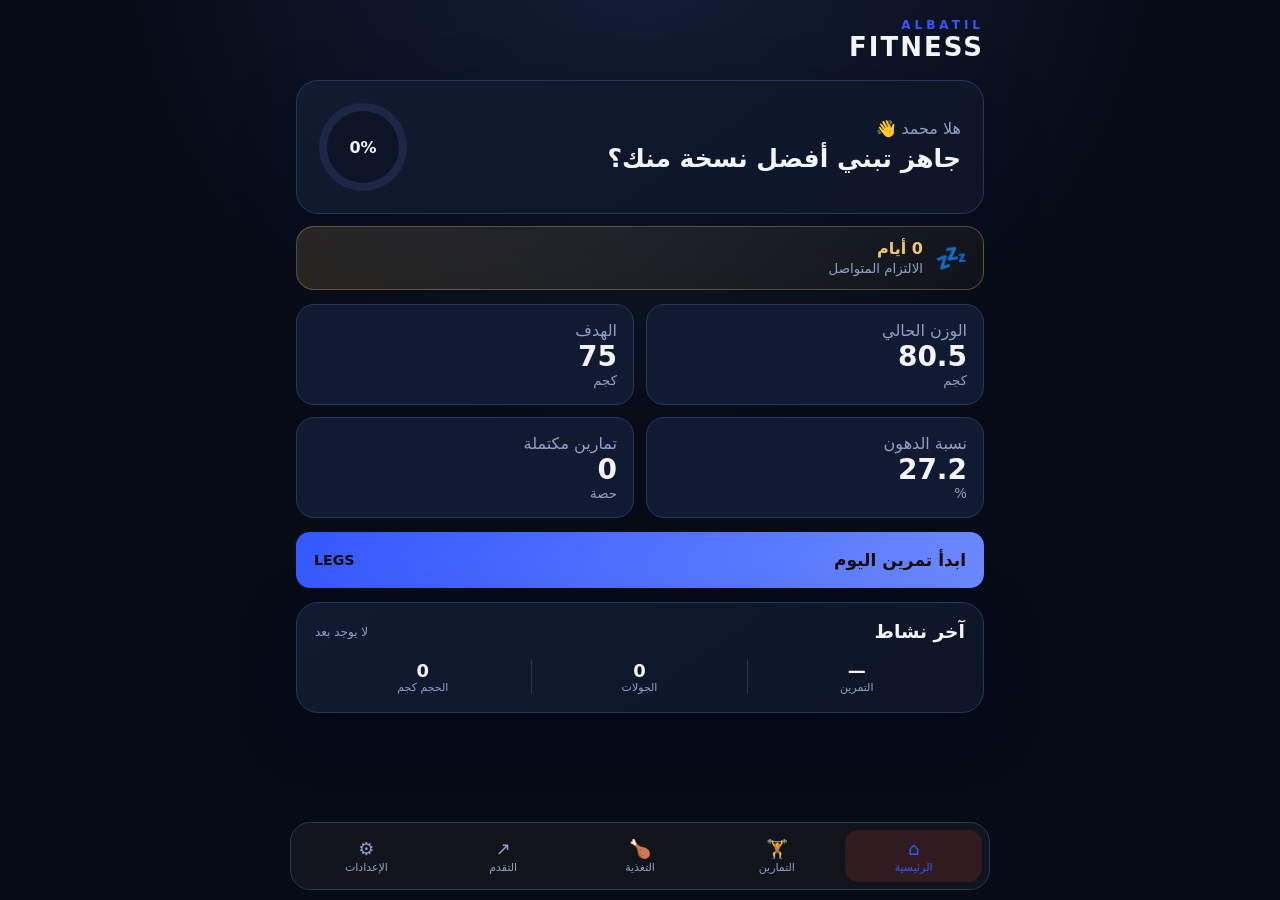
<file: uploads/index.html>
<!doctype html>
<html lang="ar" dir="rtl">
<head>
<meta charset="utf-8">
<meta name="viewport" content="width=device-width,initial-scale=1,viewport-fit=cover">
<meta name="theme-color" content="#0d0f12">
<link rel="manifest" href="manifest.webmanifest">
<link rel="icon" href="icon.svg">
<title>Albatil Fitness</title>
<style>
:root{--bg:#070b16;--surface:#111a30;--surface2:#182a4a;--line:#28365a;--text:#f2f5fb;--muted:#8fa0c7;--accent:#3457ff;--accent2:#6c8bff;--good:#33d6a6;--danger:#ff5d72;--gold:#f0c766;--shadow:0 18px 55px rgba(0,10,40,.35)}
*{box-sizing:border-box}
html{background:var(--bg)}
body{margin:0;background:radial-gradient(circle at 50% -10%,#141f38 0,#070b16 45%);color:var(--text);font-family:system-ui,-apple-system,"Segoe UI",Tahoma,Arial,sans-serif;min-height:100vh}
button,input,textarea{font:inherit}
button{cursor:pointer}
.app-shell{max-width:720px;margin:auto;min-height:100vh;padding:18px 16px 96px}
.topbar{display:flex;justify-content:space-between;align-items:center;margin-bottom:18px}
.brand-kicker{color:var(--accent);font-size:12px;font-weight:900;letter-spacing:4px}
.topbar h1{font-size:26px;margin:0;letter-spacing:2px}
.icon-btn{width:42px;height:42px;border-radius:14px;border:1px solid var(--line);background:var(--surface);color:#fff;font-size:24px}
.screen{display:none}
.screen.active{display:block;animation:fade .22s ease}
@keyframes fade{from{opacity:0;transform:translateY(5px)}to{opacity:1;transform:none}}
.hero-card,.panel,.timer-card{background:linear-gradient(145deg,var(--surface),#0d1526);border:1px solid var(--line);border-radius:22px;box-shadow:var(--shadow)}
.hero-card{padding:22px;display:flex;justify-content:space-between;align-items:center;gap:18px}
.hero-card h2{margin:5px 0 0;font-size:25px;line-height:1.3}
.muted{color:var(--muted);margin:0}
.goal-ring{--p:0;width:88px;height:88px;border-radius:50%;display:grid;place-items:center;background:conic-gradient(var(--accent) calc(var(--p)*1%),#1b2745 0);position:relative;flex:0 0 auto}
.goal-ring:after{content:"";position:absolute;inset:8px;border-radius:50%;background:#0c1425}
.goal-ring span{position:relative;z-index:1;font-weight:900}
.streak-banner{display:flex;align-items:center;gap:12px;background:linear-gradient(135deg,rgba(240,199,102,.14),rgba(240,199,102,.04));border:1px solid rgba(240,199,102,.3);border-radius:18px;padding:12px 16px;margin-top:12px}
.streak-banner span{font-size:26px}
.streak-banner b{display:block;color:var(--gold);font-size:16px}
.streak-banner small{color:var(--muted)}
.stats-grid{display:grid;grid-template-columns:repeat(2,1fr);gap:12px;margin:14px 0}
.tab-bar{display:grid;grid-template-columns:repeat(3,1fr);gap:8px;background:var(--surface);border:1px solid var(--line);border-radius:16px;padding:6px;margin-bottom:14px}
.tab-btn{border:0;background:transparent;color:var(--muted);border-radius:12px;padding:10px;font-weight:800}
.tab-btn.active{background:linear-gradient(135deg,var(--accent),var(--accent2));color:#fff}
.progress-tab{display:none}
.progress-tab.active{display:block;animation:fade .22s ease}
.chart-wrap{width:100%}
.chart-wrap svg{width:100%;height:auto;display:block}
.chart-empty{color:var(--muted);font-size:13px;text-align:center;padding:30px 0}
.exercise-select{width:100%;background:var(--surface2);color:var(--text);border:1px solid var(--line);border-radius:12px;padding:12px;margin-bottom:14px}
.cal-head{display:flex;align-items:center;justify-content:space-between;margin-bottom:14px}
.cal-head h3{margin:0}
.cal-grid{display:grid;grid-template-columns:repeat(7,1fr);gap:6px;text-align:center}
.cal-grid .cal-dow{color:var(--muted);font-size:11px;padding-bottom:6px}
.cal-day{position:relative;aspect-ratio:1;display:grid;place-items:center;border-radius:10px;background:var(--surface2);color:var(--text);font-size:13px;border:1px solid transparent}
.cal-day.empty{background:transparent}
.cal-day.trained{background:rgba(52,87,255,.18);border-color:rgba(52,87,255,.4);font-weight:800;color:var(--accent2)}
.cal-day.today{border-color:var(--gold);color:var(--gold)}
.cal-day-info{margin-top:12px;color:var(--muted);font-size:13px;min-height:18px}
.stat-card{background:var(--surface);border:1px solid var(--line);border-radius:18px;padding:16px}
.stat-card span,.stat-card small{color:var(--muted);display:block}
.stat-card strong{font-size:28px}
.primary-btn,.secondary-btn,.ghost-btn,.danger-lite{border:0;border-radius:14px;padding:13px 16px;font-weight:800}
.primary-btn{background:linear-gradient(135deg,var(--accent),var(--accent2));color:#1a0c07}
.secondary-btn{background:var(--surface2);color:var(--text);border:1px solid var(--line)}
.ghost-btn{background:transparent;color:var(--muted);border:1px solid var(--line)}
.danger-lite{background:rgba(255,107,107,.1);color:var(--danger);border:1px solid rgba(255,107,107,.2)}
.giant{width:100%;padding:18px;display:flex;justify-content:space-between;align-items:center;font-size:17px;margin:4px 0 14px}
.panel{padding:18px;margin-top:14px}
.section-title,.section-heading,.session-head{display:flex;align-items:center;justify-content:space-between;gap:12px}
.section-title h3,.section-heading h2,.session-head h2{margin:0}
.section-title span{color:var(--muted);font-size:12px}
.summary-row{display:grid;grid-template-columns:repeat(3,1fr);text-align:center;margin-top:18px}
.summary-row div+div{border-right:1px solid var(--line)}
.summary-row b,.summary-row span{display:block}
.summary-row b{font-size:18px}
.summary-row span{font-size:11px;color:var(--muted)}
.section-heading{align-items:flex-end;margin:14px 0 18px}
.day-list{display:grid;gap:12px}
.day-card{background:var(--surface);border:1px solid var(--line);border-radius:20px;padding:18px;display:flex;align-items:center;justify-content:space-between;gap:12px;color:var(--text);text-align:right}
.day-card h3{margin:0 0 4px}
.day-card p{margin:0;color:var(--muted);font-size:13px}
.day-badge{width:52px;height:52px;border-radius:16px;background:rgba(255,90,54,.12);color:var(--accent);display:grid;place-items:center;font-weight:900}
.session-head{margin-bottom:14px}
.resume-banner{display:none;align-items:center;justify-content:space-between;gap:10px;background:linear-gradient(135deg,rgba(255,90,54,.16),rgba(255,138,61,.08));border:1px solid rgba(255,90,54,.3);border-radius:18px;padding:14px 16px;margin-bottom:14px}
.resume-banner.show{display:flex}
.resume-banner b{display:block}
.resume-banner small{color:var(--muted)}

/* circular timer */
.timer-card{padding:18px;display:flex;justify-content:space-between;align-items:center;margin-bottom:14px;gap:14px}
.timer-ring-wrap{position:relative;width:96px;height:96px;flex:0 0 auto}
.timer-ring-wrap svg{width:96px;height:96px;transform:rotate(-90deg)}
.timer-ring-bg{fill:none;stroke:var(--surface2);stroke-width:8}
.timer-ring-fg{fill:none;stroke:var(--accent);stroke-width:8;stroke-linecap:round;transition:stroke-dashoffset 1s linear,stroke .3s}
.timer-ring-fg.low{stroke:var(--danger)}
.timer-ring-text{position:absolute;inset:0;display:grid;place-items:center;font-weight:900;font-size:18px}
.timer-info{flex:1}
.timer-info span{display:block;color:var(--muted);font-size:12px;margin-bottom:6px}
.timer-actions{display:flex;gap:8px}
.timer-actions button{border:1px solid var(--line);background:var(--surface2);color:var(--text);border-radius:12px;padding:10px 13px}

/* session progress + live stats */
.session-stats{display:grid;grid-template-columns:1fr 1fr;gap:10px;margin-bottom:12px}
.mini-stat{background:var(--surface);border:1px solid var(--line);border-radius:16px;padding:12px 14px}
.mini-stat span{display:block;color:var(--muted);font-size:11px}
.mini-stat b{font-size:20px}
.progress-track{height:10px;border-radius:99px;background:var(--surface2);overflow:hidden;margin-bottom:16px}
.progress-fill{height:100%;border-radius:99px;background:linear-gradient(90deg,var(--accent),var(--accent2));width:0%;transition:width .4s ease}

.exercise-card{background:var(--surface);border:1px solid var(--line);border-radius:20px;padding:16px;margin-bottom:12px;transition:box-shadow .4s,transform .2s}
.exercise-card.pr-flash{box-shadow:0 0 0 2px var(--gold),0 0 30px rgba(255,201,74,.35)}
.exercise-head{display:flex;justify-content:space-between;gap:8px;align-items:flex-start;margin-bottom:12px}
.exercise-head h3{margin:0}
.exercise-head small{color:var(--accent)}
.set-row{display:grid;grid-template-columns:26px 1fr 1fr 1fr 40px 30px;gap:6px;align-items:end;margin-top:9px}
.set-row span{align-self:center;text-align:center;color:var(--muted);font-size:12px}
.set-row label{font-size:10px;color:var(--muted)}
.set-row input{width:100%;margin-top:4px;background:var(--surface2);color:var(--text);border:1px solid var(--line);border-radius:10px;padding:10px 6px;text-align:center}
.set-check{height:40px;border-radius:11px;border:1px solid var(--line);background:#22272f;color:#fff}
.set-check.done{background:var(--good);color:#082012}
.set-remove{height:40px;border-radius:11px;border:1px solid var(--line);background:transparent;color:var(--danger)}
.add-set-btn{margin-top:10px;width:100%;background:transparent;border:1px dashed var(--line);color:var(--muted);border-radius:12px;padding:9px}
.exercise-notes{width:100%;margin-top:12px;background:var(--surface2);border:1px solid var(--line);border-radius:12px;color:var(--text);padding:10px;resize:vertical;min-height:38px;font-size:13px}
.exercise-notes::placeholder{color:var(--muted)}

.form-grid{display:grid;grid-template-columns:1fr 1fr;gap:12px}
.form-grid label{font-size:12px;color:var(--muted)}
.form-grid input,.form-grid select{width:100%;margin-top:6px;background:var(--surface2);border:1px solid var(--line);border-radius:12px;color:var(--text);padding:12px}
.form-grid button{grid-column:1/-1}
.history-list{display:grid;gap:8px;margin-top:12px}
.history-item{display:flex;justify-content:space-between;align-items:center;background:var(--surface2);border:1px solid var(--line);border-radius:14px;padding:12px}
.history-item small{color:var(--muted)}
.backup-actions{display:flex;gap:10px}
.file-label{display:inline-flex;align-items:center}
.bottom-nav{position:fixed;bottom:10px;left:50%;transform:translateX(-50%);width:min(calc(100% - 20px),700px);display:grid;grid-template-columns:repeat(5,1fr);background:rgba(19,22,27,.94);backdrop-filter:blur(18px);border:1px solid var(--line);border-radius:20px;padding:7px;z-index:20}
.nutri-summary{display:flex;align-items:center;gap:18px}
.cal-ring{--p:0;width:96px;height:96px;border-radius:50%;flex:0 0 auto;display:grid;place-items:center;background:conic-gradient(var(--accent) calc(var(--p)*1%),#1b2745 0);position:relative}
.cal-ring:after{content:"";position:absolute;inset:9px;border-radius:50%;background:#0c1425}
.cal-ring span,.cal-ring small{position:relative;z-index:1;text-align:center}
.cal-ring span{display:block;font-weight:900;font-size:18px}
.cal-ring small{display:block;color:var(--muted);font-size:10px}
.macro-bars{flex:1;display:grid;gap:10px}
.macro-row{display:grid;grid-template-columns:52px 1fr auto;gap:8px;align-items:center}
.macro-row span{color:var(--muted);font-size:12px}
.macro-row b{font-size:11px;color:var(--text);white-space:nowrap}
.macro-track{height:8px;border-radius:99px;background:var(--surface2);overflow:hidden}
.macro-fill{height:100%;border-radius:99px;width:0%;transition:width .4s ease}
.macro-fill.protein{background:var(--accent2)}
.macro-fill.carb{background:var(--gold)}
.macro-fill.fat{background:var(--danger)}
.exercise-select,#foodSelect{width:100%;background:var(--surface2);color:var(--text);border:1px solid var(--line);border-radius:12px;padding:12px;margin-bottom:14px}
.nav-btn{border:0;background:transparent;color:var(--muted);border-radius:14px;padding:8px;display:grid;gap:2px;place-items:center}
.nav-btn.active{background:rgba(255,90,54,.13);color:var(--accent)}
.nav-btn span{font-size:18px}
.nav-btn small{font-size:11px}
.toast{position:fixed;bottom:95px;left:50%;transform:translate(-50%,20px);opacity:0;background:#f3f4f6;color:#111;padding:10px 18px;border-radius:99px;font-weight:800;transition:.2s;z-index:99;max-width:88%;text-align:center}
.toast.show{opacity:1;transform:translate(-50%,0)}
.toast.pr{background:var(--gold);color:#2b1c00}
@media(max-width:480px){.app-shell{padding-inline:12px}.hero-card h2{font-size:21px}.goal-ring{width:76px;height:76px}.set-row{grid-template-columns:22px 1fr 1fr 1fr 34px 26px;gap:4px}.set-row input{padding:9px 2px}.form-grid{grid-template-columns:1fr}}
</style>
</head>
<body>
<div class="app-shell">
  <header class="topbar">
    <div><div class="brand-kicker">ALBATIL</div><h1>FITNESS</h1></div>
    <button class="icon-btn" id="installBtn" hidden>＋</button>
  </header>

  <main>
    <section class="screen active" data-screen="home">
      <div class="resume-banner" id="resumeBanner">
        <div><b>عندك حصة غير مكتملة</b><small id="resumeText"></small></div>
        <button class="primary-btn" id="resumeBtn">استئناف</button>
      </div>
      <div class="hero-card">
        <div><p class="muted">هلا محمد 👋</p><h2>جاهز تبني أفضل نسخة منك؟</h2></div>
        <div class="goal-ring" id="goalRing"><span id="goalPercent">0%</span></div>
      </div>
      <div class="streak-banner" id="streakBanner"><span id="streakFlame">🔥</span><div><b id="streakCount">0 أيام</b><small>الالتزام المتواصل</small></div></div>
      <div class="stats-grid">
        <article class="stat-card"><span>الوزن الحالي</span><strong id="currentWeight">80.5</strong><small>كجم</small></article>
        <article class="stat-card"><span>الهدف</span><strong id="goalWeight">75</strong><small>كجم</small></article>
        <article class="stat-card"><span>نسبة الدهون</span><strong id="bodyFat">27.2</strong><small>%</small></article>
        <article class="stat-card"><span>تمارين مكتملة</span><strong id="workoutCount">0</strong><small>حصة</small></article>
      </div>
      <button class="primary-btn giant" id="startTodayBtn"><span>ابدأ تمرين اليوم</span><small id="todayWorkoutName">PULL</small></button>
      <section class="panel">
        <div class="section-title"><h3>آخر نشاط</h3><span id="lastWorkoutDate">لا يوجد بعد</span></div>
        <div class="summary-row">
          <div><b id="lastWorkoutName">—</b><span>التمرين</span></div>
          <div><b id="lastWorkoutSets">0</b><span>الجولات</span></div>
          <div><b id="lastWorkoutVolume">0</b><span>الحجم كجم</span></div>
        </div>
      </section>
    </section>

    <section class="screen" data-screen="workouts">
      <div class="section-heading"><p class="muted">3 أيام رسمية + يوم اختياري</p><h2>جدول التمارين</h2></div>
      <div id="workoutDays" class="day-list"></div>
    </section>

    <section class="screen" data-screen="session">
      <div class="session-head">
        <button class="ghost-btn" id="backToWorkouts">رجوع</button>
        <div><p class="muted" id="sessionSubtitle"></p><h2 id="sessionTitle"></h2></div>
        <button class="danger-lite" id="resetSessionBtn">مسح</button>
      </div>

      <div class="session-stats">
        <div class="mini-stat"><span>الحجم الحالي</span><b id="liveVolume">0</b></div>
        <div class="mini-stat"><span>الجولات المنجزة</span><b id="liveSetsDone">0 / 0</b></div>
      </div>
      <div class="progress-track"><div class="progress-fill" id="sessionProgressFill"></div></div>

      <div class="timer-card">
        <div class="timer-ring-wrap">
          <svg viewBox="0 0 96 96">
            <circle class="timer-ring-bg" cx="48" cy="48" r="42"></circle>
            <circle class="timer-ring-fg" id="timerRing" cx="48" cy="48" r="42"></circle>
          </svg>
          <div class="timer-ring-text" id="timerText">01:30</div>
        </div>
        <div class="timer-info">
          <span>مؤقت الراحة التلقائي</span>
          <div class="timer-actions">
            <button id="timerStartBtn">ابدأ</button>
            <button id="timerResetBtn">إعادة</button>
          </div>
        </div>
      </div>

      <div id="exerciseList"></div>
      <button class="primary-btn giant" id="finishWorkoutBtn">إنهاء وحفظ التمرين</button>
    </section>

    <section class="screen" data-screen="progress">
      <div class="section-heading"><p class="muted">تابع نزولك وقوتك والتزامك</p><h2>التقدم</h2></div>
      <div class="tab-bar">
        <button class="tab-btn active" data-tab="weightTab">الوزن</button>
        <button class="tab-btn" data-tab="strengthTab">القوة</button>
        <button class="tab-btn" data-tab="calendarTab">التقويم</button>
      </div>

      <div class="progress-tab active" id="weightTab">
        <section class="panel"><div id="weightChart" class="chart-wrap"></div></section>
        <form class="panel form-grid" id="bodyForm">
          <label>الوزن<input id="weightInput" type="number" step="0.1" required></label>
          <label>نسبة الدهون<input id="fatInput" type="number" step="0.1"></label>
          <label>محيط الخصر<input id="waistInput" type="number" step="0.1"></label>
          <button class="primary-btn" type="submit">حفظ القياس</button>
        </form>
        <section class="panel">
          <div class="section-title"><h3>آخر القياسات</h3><span id="progressCount">0 إدخال</span></div>
          <div id="progressList" class="history-list"></div>
        </section>
      </div>

      <div class="progress-tab" id="strengthTab">
        <section class="panel">
          <div class="section-title"><h3>تطور القوة</h3></div>
          <select id="exerciseSelect" class="exercise-select"></select>
          <div id="strengthChart" class="chart-wrap"></div>
        </section>
        <section class="panel">
          <div class="section-title"><h3>أفضل الأرقام</h3><span>PR</span></div>
          <div id="prList" class="history-list"></div>
        </section>
      </div>

      <div class="progress-tab" id="calendarTab">
        <section class="panel">
          <div class="cal-head">
            <button class="ghost-btn" id="calPrev">‹</button>
            <h3 id="calTitle">—</h3>
            <button class="ghost-btn" id="calNext">›</button>
          </div>
          <div class="cal-grid" id="calGrid"></div>
          <div id="calDayInfo" class="cal-day-info"></div>
        </section>
      </div>
    </section>

    <section class="screen" data-screen="nutrition">
      <div class="section-heading"><p class="muted">تابع أكلك اليومي</p><h2>التغذية</h2></div>
      <div class="cal-head">
        <button class="ghost-btn" id="nutriPrev">‹</button>
        <h3 id="nutriDateLabel">اليوم</h3>
        <button class="ghost-btn" id="nutriNext">›</button>
      </div>

      <section class="panel nutri-summary">
        <div class="cal-ring" id="calRing"><span id="calRingText">0</span><small>سعرة</small></div>
        <div class="macro-bars">
          <div class="macro-row"><span>بروتين</span><div class="macro-track"><div class="macro-fill protein" id="proteinBar"></div></div><b id="proteinVal">0 / 0 جم</b></div>
          <div class="macro-row"><span>كارب</span><div class="macro-track"><div class="macro-fill carb" id="carbBar"></div></div><b id="carbVal">0 / 0 جم</b></div>
          <div class="macro-row"><span>دهون</span><div class="macro-track"><div class="macro-fill fat" id="fatBar"></div></div><b id="fatVal">0 / 0 جم</b></div>
        </div>
      </section>

      <section class="panel">
        <div class="section-title"><h3>إضافة وجبة</h3></div>
        <div class="form-grid">
          <label>الصنف<select id="foodSelect"></select></label>
          <label>الكمية (جم)<input id="foodQty" type="number" value="100" min="1"></label>
        </div>
        <button class="primary-btn" id="addMealBtn" style="width:100%;margin-top:10px">+ إضافة للسجل</button>
      </section>

      <section class="panel">
        <div class="section-title"><h3>سجل اليوم</h3><span id="mealCount">0 وجبات</span></div>
        <div id="mealList" class="history-list"></div>
      </section>

      <section class="panel">
        <div class="section-title"><h3>إضافة صنف جديد لقاعدة البيانات</h3></div>
        <div class="form-grid">
          <label>الاسم<input id="newFoodName" type="text"></label>
          <label>سعرات/100جم<input id="newFoodCal" type="number"></label>
          <label>بروتين/100جم<input id="newFoodProtein" type="number" step="0.1"></label>
          <label>كارب/100جم<input id="newFoodCarb" type="number" step="0.1"></label>
          <label>دهون/100جم<input id="newFoodFat" type="number" step="0.1"></label>
        </div>
        <button class="secondary-btn" id="addFoodBtn" style="width:100%;margin-top:10px">حفظ الصنف</button>
      </section>
    </section>

    <section class="screen" data-screen="settings">
      <div class="section-heading"><p class="muted">بياناتك داخل جهازك فقط</p><h2>الإعدادات</h2></div>
      <form class="panel form-grid" id="settingsForm">
        <label>اسمك<input id="nameInput" type="text"></label>
        <label>الوزن الحالي<input id="settingsWeight" type="number" step="0.1"></label>
        <label>وزن الهدف<input id="settingsGoal" type="number" step="0.1"></label>
        <label>نسبة الدهون<input id="settingsFat" type="number" step="0.1"></label>
        <button class="primary-btn" type="submit">حفظ الإعدادات</button>
      </form>
      <section class="panel">
        <div class="section-title"><h3>أهداف التغذية اليومية</h3></div>
        <form class="form-grid" id="nutritionTargetsForm">
          <label>السعرات<input id="targetCalories" type="number"></label>
          <label>بروتين (جم)<input id="targetProtein" type="number"></label>
          <label>كارب (جم)<input id="targetCarb" type="number"></label>
          <label>دهون (جم)<input id="targetFat" type="number"></label>
          <button class="primary-btn" type="submit">حفظ الأهداف</button>
        </form>
      </section>
      <section class="panel">
        <div class="section-title"><h3>النسخة الاحتياطية</h3></div>
        <div class="backup-actions">
          <button class="secondary-btn" id="exportBtn">تصدير البيانات</button>
          <label class="secondary-btn file-label">استيراد<input type="file" id="importInput" accept="application/json" hidden></label>
        </div>
      </section>
    </section>
  </main>

  <nav class="bottom-nav">
    <button class="nav-btn active" data-target="home"><span>⌂</span><small>الرئيسية</small></button>
    <button class="nav-btn" data-target="workouts"><span>🏋</span><small>التمارين</small></button>
    <button class="nav-btn" data-target="nutrition"><span>🍗</span><small>التغذية</small></button>
    <button class="nav-btn" data-target="progress"><span>↗</span><small>التقدم</small></button>
    <button class="nav-btn" data-target="settings"><span>⚙</span><small>الإعدادات</small></button>
  </nav>
</div>
<div class="toast" id="toast"></div>

<script>
const FOODS=[
  {id:"rice_white",name:"أرز أبيض مطبوخ",cal:130,protein:2.7,carb:28,fat:0.3},
  {id:"rice_brown",name:"أرز بني مطبوخ",cal:112,protein:2.6,carb:24,fat:0.9},
  {id:"chicken_breast",name:"صدر دجاج مشوي",cal:165,protein:31,carb:0,fat:3.6},
  {id:"chicken_thigh",name:"فخذ دجاج مشوي",cal:209,protein:26,carb:0,fat:10.9},
  {id:"egg",name:"بيضة مسلوقة",cal:155,protein:13,carb:1.1,fat:11},
  {id:"dates",name:"تمر",cal:277,protein:1.8,carb:75,fat:0.2},
  {id:"laban",name:"لبن رائب",cal:61,protein:3.5,carb:4.7,fat:3.3},
  {id:"pita_bread",name:"خبز عربي",cal:275,protein:9,carb:55,fat:1.5},
  {id:"hummus",name:"حمص",cal:166,protein:8,carb:14,fat:9.6},
  {id:"olive_oil",name:"زيت زيتون",cal:884,protein:0,carb:0,fat:100},
  {id:"banana",name:"موز",cal:89,protein:1.1,carb:23,fat:0.3},
  {id:"apple",name:"تفاح",cal:52,protein:0.3,carb:14,fat:0.2},
  {id:"oats",name:"شوفان جاف",cal:389,protein:17,carb:66,fat:7},
  {id:"milk",name:"حليب كامل الدسم",cal:61,protein:3.2,carb:4.8,fat:3.3},
  {id:"cheese_white",name:"جبنة بيضاء",cal:264,protein:18,carb:3.4,fat:21},
  {id:"tuna",name:"تونة (معلبة بالماء)",cal:116,protein:26,carb:0,fat:0.8},
  {id:"salmon",name:"سلمون مشوي",cal:208,protein:20,carb:0,fat:13},
  {id:"potato",name:"بطاطس مسلوقة",cal:87,protein:1.9,carb:20,fat:0.1},
  {id:"sweet_potato",name:"بطاطا حلوة مسلوقة",cal:86,protein:1.6,carb:20,fat:0.1},
  {id:"broccoli",name:"بروكلي مطبوخ",cal:35,protein:2.4,carb:7.2,fat:0.4},
  {id:"mixed_nuts",name:"مكسرات مشكلة",cal:607,protein:20,carb:21,fat:54},
  {id:"honey",name:"عسل",cal:304,protein:0.3,carb:82,fat:0},
  {id:"greek_yogurt",name:"زبادي يوناني",cal:59,protein:10,carb:3.6,fat:0.4},
  {id:"beef",name:"لحم بقر مشوي",cal:250,protein:26,carb:0,fat:17},
  {id:"lentil_soup",name:"شوربة عدس",cal:93,protein:6.3,carb:14,fat:1.5},
  {id:"falafel",name:"فلافل",cal:333,protein:13,carb:32,fat:18},
  {id:"shawarma_chicken",name:"شاورما دجاج",cal:220,protein:18,carb:15,fat:10}
];

const WORKOUTS=[{id:"pull",name:"PULL",subtitle:"ظهر + باي + سواعد",groups:[["الظهر",[["عقلة بمساعدة",4,"6-10"],["سحب علوي",3,"8-10"],["سحب أرضي",3,"8-10"],["سحب ذراع مستقيمة",3,"12-15"]]],["الكتف الخلفي",[["Face Pull",3,"12-15"]]],["الباي",[["EZ Bar Curl",3,"8-10"],["Incline Dumbbell Curl",3,"10-12"]]],["السواعد",[["Reverse Curl",3,"10-12"],["Wrist Curl",3,"12-15"]]]]},{id:"push",name:"PUSH",subtitle:"صدر + كتف + تراي",groups:[["الصدر",[["Bench Press",3,"6-8"],["Incline Dumbbell Press",3,"8-10"],["Cable Fly",2,"12-15"]]],["الكتف",[["Cable Lateral Raise",4,"12-15"],["Shoulder Press",3,"8-10"]]],["التراي",[["Rope Pushdown",4,"10-12"],["Overhead Cable Extension",3,"10-12"]]]]},{id:"legs",name:"LEGS",subtitle:"أرجل + كتف",groups:[["الأرجل",[["Squat",4,"6-8"],["Romanian Deadlift",3,"8-10"],["Leg Press",3,"10-12"],["Leg Curl",3,"10-12"],["Leg Extension",3,"12-15"],["Standing Calf Raise",4,"15-20"]]],["الكتف",[["Cable Lateral Raise",4,"12-15"],["Rear Delt Machine",3,"12-15"]]]]},{id:"optional",name:"اختياري",subtitle:"ظهر + ذراع + سواعد",groups:[["الظهر",[["Chest Supported Row",3,"8-12"],["Single Arm Lat Pulldown",3,"10-12"],["Straight Arm Pulldown",3,"12-15"]]],["الذراع",[["Hammer Curl",3,"10-12"],["Cable Curl",3,"10-12"],["Pushdown",3,"10-12"],["Overhead Extension",3,"10-12"]]],["السواعد",[["Reverse Curl",3,"10-12"],["Wrist Curl",3,"12-15"]]]]}];

const KEY="albatil-fitness-v1",DEFAULT={profile:{name:"محمد",weight:80.5,goal:75,fat:27.2},history:[],measurements:[],prs:{},draft:null,exerciseLogs:{},nutrition:{logs:[],customFoods:[],targets:{calories:2200,protein:150,carb:220,fat:70}}};
let calMonth=new Date().getMonth(),calYear=new Date().getFullYear();
let nutriDate=new Date();
let state=load(),currentWorkout=null,restDuration=90,timer=restDuration,timerId=null,deferredPrompt=null,autosaveId=null;
const RING_R=42,RING_C=2*Math.PI*RING_R;
const $=s=>document.querySelector(s),$$=s=>[...document.querySelectorAll(s)];

function load(){try{return {...DEFAULT,...JSON.parse(localStorage.getItem(KEY)||"{}")}}catch{return JSON.parse(JSON.stringify(DEFAULT))}}
function save(){localStorage.setItem(KEY,JSON.stringify(state));refreshDashboard()}
function toast(m,cls){const t=$("#toast");t.textContent=m;t.className="toast show"+(cls?" "+cls:"");setTimeout(()=>t.classList.remove("show"),1900)}
function showScreen(n){$$('.screen').forEach(x=>x.classList.toggle('active',x.dataset.screen===n));$$('.nav-btn').forEach(x=>x.classList.toggle('active',x.dataset.target===n));scrollTo({top:0,behavior:'smooth'})}
$$('.nav-btn').forEach(b=>b.onclick=()=>{showScreen(b.dataset.target);if(b.dataset.target==='progress')refreshProgressTabs();if(b.dataset.target==='nutrition')renderNutritionDay()});
$$('.tab-btn').forEach(b=>b.onclick=()=>{
  $$('.tab-btn').forEach(x=>x.classList.toggle('active',x===b));
  $$('.progress-tab').forEach(x=>x.classList.toggle('active',x.id===b.dataset.tab));
  refreshProgressTabs();
});
function refreshProgressTabs(){
  renderProgress();
  renderWeightChart();
  populateExerciseSelect();
  renderStrengthChart();
  renderCalendar();
}

function refreshDashboard(){
  const p=state.profile;
  $('#currentWeight').textContent=p.weight;$('#goalWeight').textContent=p.goal;$('#bodyFat').textContent=p.fat;$('#workoutCount').textContent=state.history.length;
  const start=80.5,total=Math.max(.1,start-p.goal),done=Math.max(0,start-p.weight),percent=Math.min(100,Math.round(done/total*100));
  $('#goalPercent').textContent=percent+'%';$('#goalRing').style.setProperty('--p',percent);
  const todayIndex=new Date().getDay()%3;
  $('#todayWorkoutName').textContent=WORKOUTS[todayIndex].name;
  $('#startTodayBtn').onclick=()=>openWorkout(WORKOUTS[todayIndex].id);
  const last=state.history.at(-1);
  $('#lastWorkoutDate').textContent=last?new Date(last.date).toLocaleDateString('ar-SA'):'لا يوجد بعد';
  $('#lastWorkoutName').textContent=last?.name||'—';
  $('#lastWorkoutSets').textContent=last?.sets||0;
  $('#lastWorkoutVolume').textContent=Math.round(last?.volume||0);
  paintResumeBanner();
  const streak=computeStreak();
  $('#streakCount').textContent=streak+(streak===1?' يوم':' أيام');
  $('#streakFlame').textContent=streak>0?'🔥':'💤';
}

function dateKey(d){const dt=new Date(d);return dt.toISOString().slice(0,10)}
function computeStreak(){
  if(!state.history.length)return 0;
  const days=new Set(state.history.map(h=>dateKey(h.date)));
  let cursor=new Date();
  if(!days.has(dateKey(cursor))){
    cursor.setDate(cursor.getDate()-1);
    if(!days.has(dateKey(cursor)))return 0;
  }
  let count=0;
  while(days.has(dateKey(cursor))){count++;cursor.setDate(cursor.getDate()-1)}
  return count;
}

function paintResumeBanner(){
  const b=$('#resumeBanner');
  if(state.draft){
    const w=WORKOUTS.find(x=>x.id===state.draft.id);
    b.classList.add('show');
    $('#resumeText').textContent=w?`${w.name} · ${new Date(state.draft.date).toLocaleTimeString('ar-SA',{hour:'2-digit',minute:'2-digit'})}`:'';
    $('#resumeBtn').onclick=()=>openWorkout(state.draft.id,true);
  } else b.classList.remove('show');
}

function renderDays(){
  $('#workoutDays').innerHTML=WORKOUTS.map((w,i)=>`<button class="day-card" data-id="${w.id}"><div><h3>${w.name}</h3><p>${w.subtitle}</p></div><div class="day-badge">${i+1}</div></button>`).join('');
  $$('.day-card').forEach(b=>b.onclick=()=>openWorkout(b.dataset.id));
}

function openWorkout(id,resume){
  currentWorkout=WORKOUTS.find(w=>w.id===id);
  $('#sessionTitle').textContent=currentWorkout.name;
  $('#sessionSubtitle').textContent=currentWorkout.subtitle;

  const draft=(resume&&state.draft&&state.draft.id===id)?state.draft:null;
  let html='';
  currentWorkout.groups.forEach(([g,exs])=>{
    html+=`<div class="section-title" style="margin:18px 2px 8px"><h3>${g}</h3></div>`;
    exs.forEach(([name,sets,reps])=>{
      const key=currentWorkout.id+'__'+name,pr=state.prs[key];
      const draftEx=draft?.exercises?.[key];
      const setCount=draftEx?.sets?.length||sets;
      let rows='';
      for(let i=0;i<setCount;i++){
        const dv=draftEx?.sets?.[i]||{};
        rows+=`<div class="set-row" data-i="${i}">
          <span>${i+1}</span>
          <label>كجم<input class="weight" type="number" step="0.5" value="${dv.weight??''}"></label>
          <label>عدات<input class="reps" type="number" value="${dv.reps??''}"></label>
          <label>RIR<input class="rir" type="number" min="0" max="5" value="${dv.rir??''}"></label>
          <button class="set-check${dv.done?' done':''}">✓</button>
          <button class="set-remove" title="حذف">×</button>
        </div>`;
      }
      html+=`<article class="exercise-card" data-ex="${key}">
        <div class="exercise-head"><div><h3>${name}</h3><small>${sets} جولات × ${reps}</small></div><small class="pr-tag">${pr?`PR ${pr.weight}×${pr.reps}`:'لا يوجد PR'}</small></div>
        <div class="sets-wrap">${rows}</div>
        <button class="add-set-btn">+ إضافة جولة</button>
        <textarea class="exercise-notes" placeholder="ملاحظات على هذا التمرين...">${draftEx?.notes||''}</textarea>
      </article>`;
    });
  });
  $('#exerciseList').innerHTML=html;
  wireExerciseCards();
  updateSessionStats();
  showScreen('session');
}

function wireExerciseCards(){
  $$('.exercise-card').forEach(card=>{
    card.querySelector('.add-set-btn').onclick=()=>{
      const wrap=card.querySelector('.sets-wrap');
      const i=wrap.children.length;
      const row=document.createElement('div');
      row.className='set-row';row.dataset.i=i;
      row.innerHTML=`<span>${i+1}</span><label>كجم<input class="weight" type="number" step="0.5"></label><label>عدات<input class="reps" type="number"></label><label>RIR<input class="rir" type="number" min="0" max="5"></label><button class="set-check">✓</button><button class="set-remove" title="حذف">×</button>`;
      wrap.appendChild(row);
      wireRow(row,card);
      scheduleAutosave();
      updateSessionStats();
    };
    $$('.set-row',card).forEach(row=>wireRow(row,card));
    card.querySelector('.exercise-notes').oninput=()=>scheduleAutosave();
  });
}

function wireRow(row,card){
  row.querySelector('.set-check').onclick=(e)=>{
    const btn=e.currentTarget;
    btn.classList.toggle('done');
    if(btn.classList.contains('done')){
      startTimer();
      navigator.vibrate?.(40);
      checkLivePR(card,row);
    }
    updateSessionStats();
    scheduleAutosave();
  };
  row.querySelector('.set-remove').onclick=()=>{
    const wrap=card.querySelector('.sets-wrap');
    if(wrap.children.length<=1){toast('لازم تبقى جولة واحدة على الأقل');return}
    row.remove();
    [...wrap.children].forEach((r,i)=>{r.dataset.i=i;r.querySelector('span').textContent=i+1});
    updateSessionStats();
    scheduleAutosave();
  };
  $$('input',row).forEach(inp=>inp.oninput=()=>{updateSessionStats();scheduleAutosave()});
}

function checkLivePR(card,row){
  const key=card.dataset.ex;
  const weight=+row.querySelector('.weight').value||0,reps=+row.querySelector('.reps').value||0;
  const old=state.prs[key];
  if(weight&&reps&&(!old||weight>old.weight||(weight===old.weight&&reps>old.reps))){
    card.classList.add('pr-flash');
    setTimeout(()=>card.classList.remove('pr-flash'),1600);
    toast('🏆 PR جديد! استمر يا محمد','pr');
  }
}

function updateSessionStats(){
  let volume=0,done=0,total=0;
  $$('.exercise-card').forEach(card=>{
    $$('.set-row',card).forEach(row=>{
      total++;
      const btn=row.querySelector('.set-check');
      if(btn.classList.contains('done')){
        done++;
        volume+=(+row.querySelector('.weight').value||0)*(+row.querySelector('.reps').value||0);
      }
    });
  });
  $('#liveVolume').textContent=Math.round(volume);
  $('#liveSetsDone').textContent=`${done} / ${total}`;
  $('#sessionProgressFill').style.width=(total?Math.round(done/total*100):0)+'%';
}

function scheduleAutosave(){
  clearTimeout(autosaveId);
  autosaveId=setTimeout(()=>{
    if(!currentWorkout)return;
    const exercises={};
    $$('.exercise-card').forEach(card=>{
      const key=card.dataset.ex;
      const sets=$$('.set-row',card).map(row=>({
        weight:row.querySelector('.weight').value?+row.querySelector('.weight').value:null,
        reps:row.querySelector('.reps').value?+row.querySelector('.reps').value:null,
        rir:row.querySelector('.rir').value?+row.querySelector('.rir').value:null,
        done:row.querySelector('.set-check').classList.contains('done')
      }));
      exercises[key]={sets,notes:card.querySelector('.exercise-notes').value};
    });
    state.draft={id:currentWorkout.id,date:new Date().toISOString(),exercises};
    localStorage.setItem(KEY,JSON.stringify(state));
  },400);
}

$('#backToWorkouts').onclick=()=>showScreen('workouts');
$('#resetSessionBtn').onclick=()=>{if(confirm('مسح بيانات الحصة الحالية؟')){state.draft=null;save();openWorkout(currentWorkout.id)}};

function startTimer(){
  clearInterval(timerId);timer=restDuration;paintTimer();
  timerId=setInterval(()=>{
    timer--;paintTimer();
    if(timer<=0){clearInterval(timerId);navigator.vibrate?.([150,80,150]);toast('انتهت الراحة 🔥')}
  },1000);
}
function paintTimer(){
  const m=String(Math.floor(Math.max(0,timer)/60)).padStart(2,'0'),s=String(Math.max(0,timer)%60).padStart(2,'0');
  $('#timerText').textContent=`${m}:${s}`;
  const ratio=Math.max(0,timer)/restDuration;
  const offset=RING_C*(1-ratio);
  const ring=$('#timerRing');
  ring.style.strokeDasharray=RING_C;
  ring.style.strokeDashoffset=offset;
  ring.classList.toggle('low',timer<=10&&timer>0);
}
$('#timerStartBtn').onclick=startTimer;
$('#timerResetBtn').onclick=()=>{clearInterval(timerId);timer=restDuration;paintTimer()};

$('#finishWorkoutBtn').onclick=()=>{
  let sets=0,volume=0;const notes={};const now=new Date().toISOString();
  $$('.exercise-card').forEach(card=>{
    const key=card.dataset.ex;
    const noteVal=card.querySelector('.exercise-notes').value.trim();
    if(noteVal)notes[key]=noteVal;
    let exBestWeight=0,exBestReps=0,exVolume=0,exSets=0;
    $$('.set-row',card).forEach(row=>{
      if(!row.querySelector('.set-check').classList.contains('done'))return;
      const weight=+row.querySelector('.weight').value||0,reps=+row.querySelector('.reps').value||0;
      sets++;exSets++;volume+=weight*reps;exVolume+=weight*reps;
      if(weight>exBestWeight||(weight===exBestWeight&&reps>exBestReps)){exBestWeight=weight;exBestReps=reps}
      const old=state.prs[key];
      if(weight&&reps&&(!old||weight>old.weight||(weight===old.weight&&reps>old.reps)))state.prs[key]={weight,reps,date:now};
    });
    if(exSets){
      if(!state.exerciseLogs[key])state.exerciseLogs[key]=[];
      state.exerciseLogs[key].push({date:now,weight:exBestWeight,reps:exBestReps,volume:exVolume});
    }
  });
  if(!sets){toast('سجّل جولة واحدة على الأقل');return}
  state.history.push({date:now,id:currentWorkout.id,name:currentWorkout.name,sets,volume,notes});
  state.draft=null;
  save();renderProgress();toast('تم حفظ التمرين 💪');showScreen('home');
};

$('#bodyForm').onsubmit=e=>{
  e.preventDefault();
  const item={date:new Date().toISOString(),weight:+$('#weightInput').value,fat:+$('#fatInput').value||null,waist:+$('#waistInput').value||null};
  state.measurements.push(item);state.profile.weight=item.weight;if(item.fat)state.profile.fat=item.fat;
  save();renderProgress();e.target.reset();toast('تم حفظ القياس');
};

function renderProgress(){
  $('#progressCount').textContent=state.measurements.length+' إدخال';
  $('#progressList').innerHTML=state.measurements.slice().reverse().slice(0,10).map(x=>`<div class="history-item"><div><b>${x.weight} كجم</b><br><small>${x.fat?x.fat+'% دهون':''} ${x.waist?'· خصر '+x.waist+' سم':''}</small></div><small>${new Date(x.date).toLocaleDateString('ar-SA')}</small></div>`).join('')||'<div class="history-item"><small>لا توجد قياسات بعد</small></div>';
  const prs=Object.entries(state.prs).sort((a,b)=>new Date(b[1].date)-new Date(a[1].date)).slice(0,12);
  $('#prList').innerHTML=prs.map(([k,v])=>`<div class="history-item"><div><b>${k.split('__')[1]}</b><br><small>${new Date(v.date).toLocaleDateString('ar-SA')}</small></div><b>${v.weight} × ${v.reps}</b></div>`).join('')||'<div class="history-item"><small>لا توجد أرقام قياسية بعد</small></div>';
}

function buildLineChart(points,{unit='',color='var(--accent)'}={}){
  if(points.length<2)return '<div class="chart-empty">تحتاج قياسين على الأقل عشان يظهر الرسم البياني</div>';
  const w=300,h=140,padX=10,padY=18;
  const ys=points.map(p=>p.y);
  let min=Math.min(...ys),max=Math.max(...ys);
  if(min===max){min-=1;max+=1}
  const stepX=(w-padX*2)/(points.length-1);
  const coords=points.map((p,i)=>{
    const x=padX+i*stepX;
    const y=h-padY-((p.y-min)/(max-min))*(h-padY*2);
    return [x,y];
  });
  const path=coords.map((c,i)=>(i===0?'M':'L')+c[0].toFixed(1)+','+c[1].toFixed(1)).join(' ');
  const areaPath=path+` L${coords.at(-1)[0].toFixed(1)},${h-padY} L${coords[0][0].toFixed(1)},${h-padY} Z`;
  const dots=coords.map((c,i)=>`<circle cx="${c[0].toFixed(1)}" cy="${c[1].toFixed(1)}" r="3" fill="${color}"></circle>`).join('');
  const firstLabel=points[0].label,lastLabel=points.at(-1).label;
  return `<svg viewBox="0 0 ${w} ${h+20}">
    <path d="${areaPath}" fill="${color}" opacity="0.12" stroke="none"></path>
    <path d="${path}" fill="none" stroke="${color}" stroke-width="2.5" stroke-linejoin="round" stroke-linecap="round"></path>
    ${dots}
    <text x="${padX}" y="${h+15}" font-size="9" fill="var(--muted)">${firstLabel}</text>
    <text x="${w-padX}" y="${h+15}" font-size="9" fill="var(--muted)" text-anchor="end">${lastLabel}</text>
    <text x="${w-padX}" y="10" font-size="10" fill="var(--text)" text-anchor="end" font-weight="700">${max.toFixed(1)}${unit}</text>
    <text x="${w-padX}" y="${h-padY}" font-size="10" fill="var(--text)" text-anchor="end" font-weight="700">${min.toFixed(1)}${unit}</text>
  </svg>`;
}

function renderWeightChart(){
  const pts=state.measurements.slice().sort((a,b)=>new Date(a.date)-new Date(b.date))
    .map(m=>({y:m.weight,label:new Date(m.date).toLocaleDateString('ar-SA',{day:'numeric',month:'numeric'})}));
  $('#weightChart').innerHTML=buildLineChart(pts,{unit:' كجم',color:'var(--accent2)'});
}

function allExerciseKeys(){
  const keys=[];
  WORKOUTS.forEach(w=>w.groups.forEach(([,exs])=>exs.forEach(([name])=>keys.push(w.id+'__'+name))));
  return keys;
}
function exerciseLabel(key){return key.split('__')[1]}

function populateExerciseSelect(){
  const sel=$('#exerciseSelect');
  const withLogs=allExerciseKeys().filter(k=>(state.exerciseLogs[k]||[]).length>0);
  if(!withLogs.length){sel.innerHTML='<option>لا توجد بيانات بعد</option>';sel.disabled=true;return}
  sel.disabled=false;
  const prev=sel.value;
  sel.innerHTML=withLogs.map(k=>`<option value="${k}">${exerciseLabel(k)}</option>`).join('');
  if(withLogs.includes(prev))sel.value=prev;
  sel.onchange=renderStrengthChart;
}

function renderStrengthChart(){
  const sel=$('#exerciseSelect');
  const key=sel.value;
  const logs=(key&&state.exerciseLogs[key])||[];
  const pts=logs.slice().sort((a,b)=>new Date(a.date)-new Date(b.date))
    .map(l=>({y:l.weight,label:new Date(l.date).toLocaleDateString('ar-SA',{day:'numeric',month:'numeric'})}));
  $('#strengthChart').innerHTML=pts.length?buildLineChart(pts,{unit:' كجم',color:'var(--gold)'}):'<div class="chart-empty">اختر تمرين له سجل كافٍ</div>';
}

function renderCalendar(){
  const dowNames=['أحد','اثنين','ثلاثاء','أربعاء','خميس','جمعة','سبت'];
  const trainedDays={};
  state.history.forEach(h=>{const k=dateKey(h.date);(trainedDays[k]=trainedDays[k]||[]).push(h.name)});
  const first=new Date(calYear,calMonth,1);
  const startDow=first.getDay();
  const daysInMonth=new Date(calYear,calMonth+1,0).getDate();
  $('#calTitle').textContent=first.toLocaleDateString('ar-SA',{month:'long',year:'numeric'});
  let html=dowNames.map(d=>`<div class="cal-dow">${d}</div>`).join('');
  for(let i=0;i<startDow;i++)html+='<div class="cal-day empty"></div>';
  const todayKey=dateKey(new Date());
  for(let d=1;d<=daysInMonth;d++){
    const dt=new Date(calYear,calMonth,d);
    const k=dateKey(dt);
    const trained=trainedDays[k];
    html+=`<div class="cal-day${trained?' trained':''}${k===todayKey?' today':''}" data-k="${k}">${d}</div>`;
  }
  $('#calGrid').innerHTML=html;
  $$('.cal-day[data-k]').forEach(el=>el.onclick=()=>{
    const names=trainedDays[el.dataset.k];
    $('#calDayInfo').textContent=names?`تمرين: ${names.join('، ')}`:'لا يوجد تمرين هذا اليوم';
  });
}
$('#calPrev').onclick=()=>{calMonth--;if(calMonth<0){calMonth=11;calYear--}renderCalendar()};
$('#calNext').onclick=()=>{calMonth++;if(calMonth>11){calMonth=0;calYear++}renderCalendar()};

function allFoods(){return FOODS.concat(state.nutrition.customFoods)}
function findFood(id){return allFoods().find(f=>f.id===id)}

function populateFoodSelect(){
  const sel=$('#foodSelect');
  const prev=sel.value;
  sel.innerHTML=allFoods().map(f=>`<option value="${f.id}">${f.name}</option>`).join('');
  if(prev)sel.value=prev;
}

$('#addMealBtn').onclick=()=>{
  const foodId=$('#foodSelect').value,qty=+$('#foodQty').value||0;
  const food=findFood(foodId);
  if(!food||!qty){toast('اختر صنف وأدخل الكمية');return}
  const ratio=qty/100;
  state.nutrition.logs.push({
    date:dateKey(nutriDate),foodId,name:food.name,qty,
    cal:Math.round(food.cal*ratio),protein:+(food.protein*ratio).toFixed(1),
    carb:+(food.carb*ratio).toFixed(1),fat:+(food.fat*ratio).toFixed(1)
  });
  save();renderNutritionDay();toast('تمت إضافة الوجبة 🍽️');
};

$('#addFoodBtn').onclick=()=>{
  const name=$('#newFoodName').value.trim();
  const cal=+$('#newFoodCal').value||0,protein=+$('#newFoodProtein').value||0,carb=+$('#newFoodCarb').value||0,fat=+$('#newFoodFat').value||0;
  if(!name||!cal){toast('أدخل الاسم والسعرات على الأقل');return}
  const id='custom_'+Date.now();
  state.nutrition.customFoods.push({id,name,cal,protein,carb,fat});
  save();populateFoodSelect();$('#foodSelect').value=id;
  $('#newFoodName').value='';$('#newFoodCal').value='';$('#newFoodProtein').value='';$('#newFoodCarb').value='';$('#newFoodFat').value='';
  toast('تم حفظ الصنف الجديد ✅');
};

function renderNutritionDay(){
  populateFoodSelect();
  const k=dateKey(nutriDate);
  const today=dateKey(new Date());
  $('#nutriDateLabel').textContent = k===today ? 'اليوم' : nutriDate.toLocaleDateString('ar-SA',{weekday:'long',day:'numeric',month:'numeric'});
  const dayLogs=state.nutrition.logs.filter(l=>l.date===k);
  const totals=dayLogs.reduce((a,l)=>({cal:a.cal+l.cal,protein:a.protein+l.protein,carb:a.carb+l.carb,fat:a.fat+l.fat}),{cal:0,protein:0,carb:0,fat:0});
  const t=state.nutrition.targets;
  const calPct=Math.min(100,Math.round(totals.cal/Math.max(1,t.calories)*100));
  $('#calRing').style.setProperty('--p',calPct);
  $('#calRingText').textContent=Math.round(totals.cal);
  $('#proteinBar').style.width=Math.min(100,Math.round(totals.protein/Math.max(1,t.protein)*100))+'%';
  $('#carbBar').style.width=Math.min(100,Math.round(totals.carb/Math.max(1,t.carb)*100))+'%';
  $('#fatBar').style.width=Math.min(100,Math.round(totals.fat/Math.max(1,t.fat)*100))+'%';
  $('#proteinVal').textContent=`${Math.round(totals.protein)} / ${t.protein} جم`;
  $('#carbVal').textContent=`${Math.round(totals.carb)} / ${t.carb} جم`;
  $('#fatVal').textContent=`${Math.round(totals.fat)} / ${t.fat} جم`;
  $('#mealCount').textContent=dayLogs.length+' وجبات';
  $('#mealList').innerHTML=dayLogs.map((l,i)=>`<div class="history-item"><div><b>${l.name}</b><br><small>${l.qty} جم · ${l.cal} سعرة</small></div><button class="ghost-btn" data-i="${i}" data-del>حذف</button></div>`).join('')||'<div class="history-item"><small>لا توجد وجبات مسجلة اليوم</small></div>';
  $$('#mealList [data-del]').forEach(btn=>btn.onclick=()=>{
    const idxInDay=+btn.dataset.i;
    const target=dayLogs[idxInDay];
    const globalIdx=state.nutrition.logs.indexOf(target);
    if(globalIdx>-1){state.nutrition.logs.splice(globalIdx,1);save();renderNutritionDay()}
  });
}
$('#nutriPrev').onclick=()=>{nutriDate.setDate(nutriDate.getDate()-1);renderNutritionDay()};
$('#nutriNext').onclick=()=>{nutriDate.setDate(nutriDate.getDate()+1);renderNutritionDay()};

function fillNutritionTargets(){
  const t=state.nutrition.targets;
  $('#targetCalories').value=t.calories;$('#targetProtein').value=t.protein;$('#targetCarb').value=t.carb;$('#targetFat').value=t.fat;
}
$('#nutritionTargetsForm').onsubmit=e=>{
  e.preventDefault();
  state.nutrition.targets={
    calories:+$('#targetCalories').value||2200,
    protein:+$('#targetProtein').value||150,
    carb:+$('#targetCarb').value||220,
    fat:+$('#targetFat').value||70
  };
  save();renderNutritionDay();toast('تم حفظ أهداف التغذية');
};

function fillSettings(){
  const p=state.profile;
  $('#nameInput').value=p.name;$('#settingsWeight').value=p.weight;$('#settingsGoal').value=p.goal;$('#settingsFat').value=p.fat;
}
$('#settingsForm').onsubmit=e=>{
  e.preventDefault();
  state.profile={name:$('#nameInput').value||'محمد',weight:+$('#settingsWeight').value||80.5,goal:+$('#settingsGoal').value||75,fat:+$('#settingsFat').value||27.2};
  save();toast('تم حفظ الإعدادات');
};

$('#exportBtn').onclick=()=>{
  const blob=new Blob([JSON.stringify(state,null,2)],{type:'application/json'}),a=document.createElement('a');
  a.href=URL.createObjectURL(blob);a.download='albatil-fitness-backup.json';a.click();URL.revokeObjectURL(a.href);
};
$('#importInput').onchange=async e=>{
  try{state=JSON.parse(await e.target.files[0].text());save();renderProgress();fillSettings();toast('تم استيراد البيانات')}
  catch{toast('ملف غير صالح')}
};

window.addEventListener('beforeinstallprompt',e=>{e.preventDefault();deferredPrompt=e;$('#installBtn').hidden=false});
$('#installBtn').onclick=async()=>{if(deferredPrompt){deferredPrompt.prompt();await deferredPrompt.userChoice;deferredPrompt=null;$('#installBtn').hidden=true}};
if('serviceWorker'in navigator)window.addEventListener('load',()=>navigator.serviceWorker.register('./sw.js').catch(()=>{}));

renderDays();renderProgress();fillSettings();refreshDashboard();paintTimer();renderWeightChart();populateExerciseSelect();renderStrengthChart();renderCalendar();fillNutritionTargets();renderNutritionDay();
</script>
</body>
</html>
</file>
